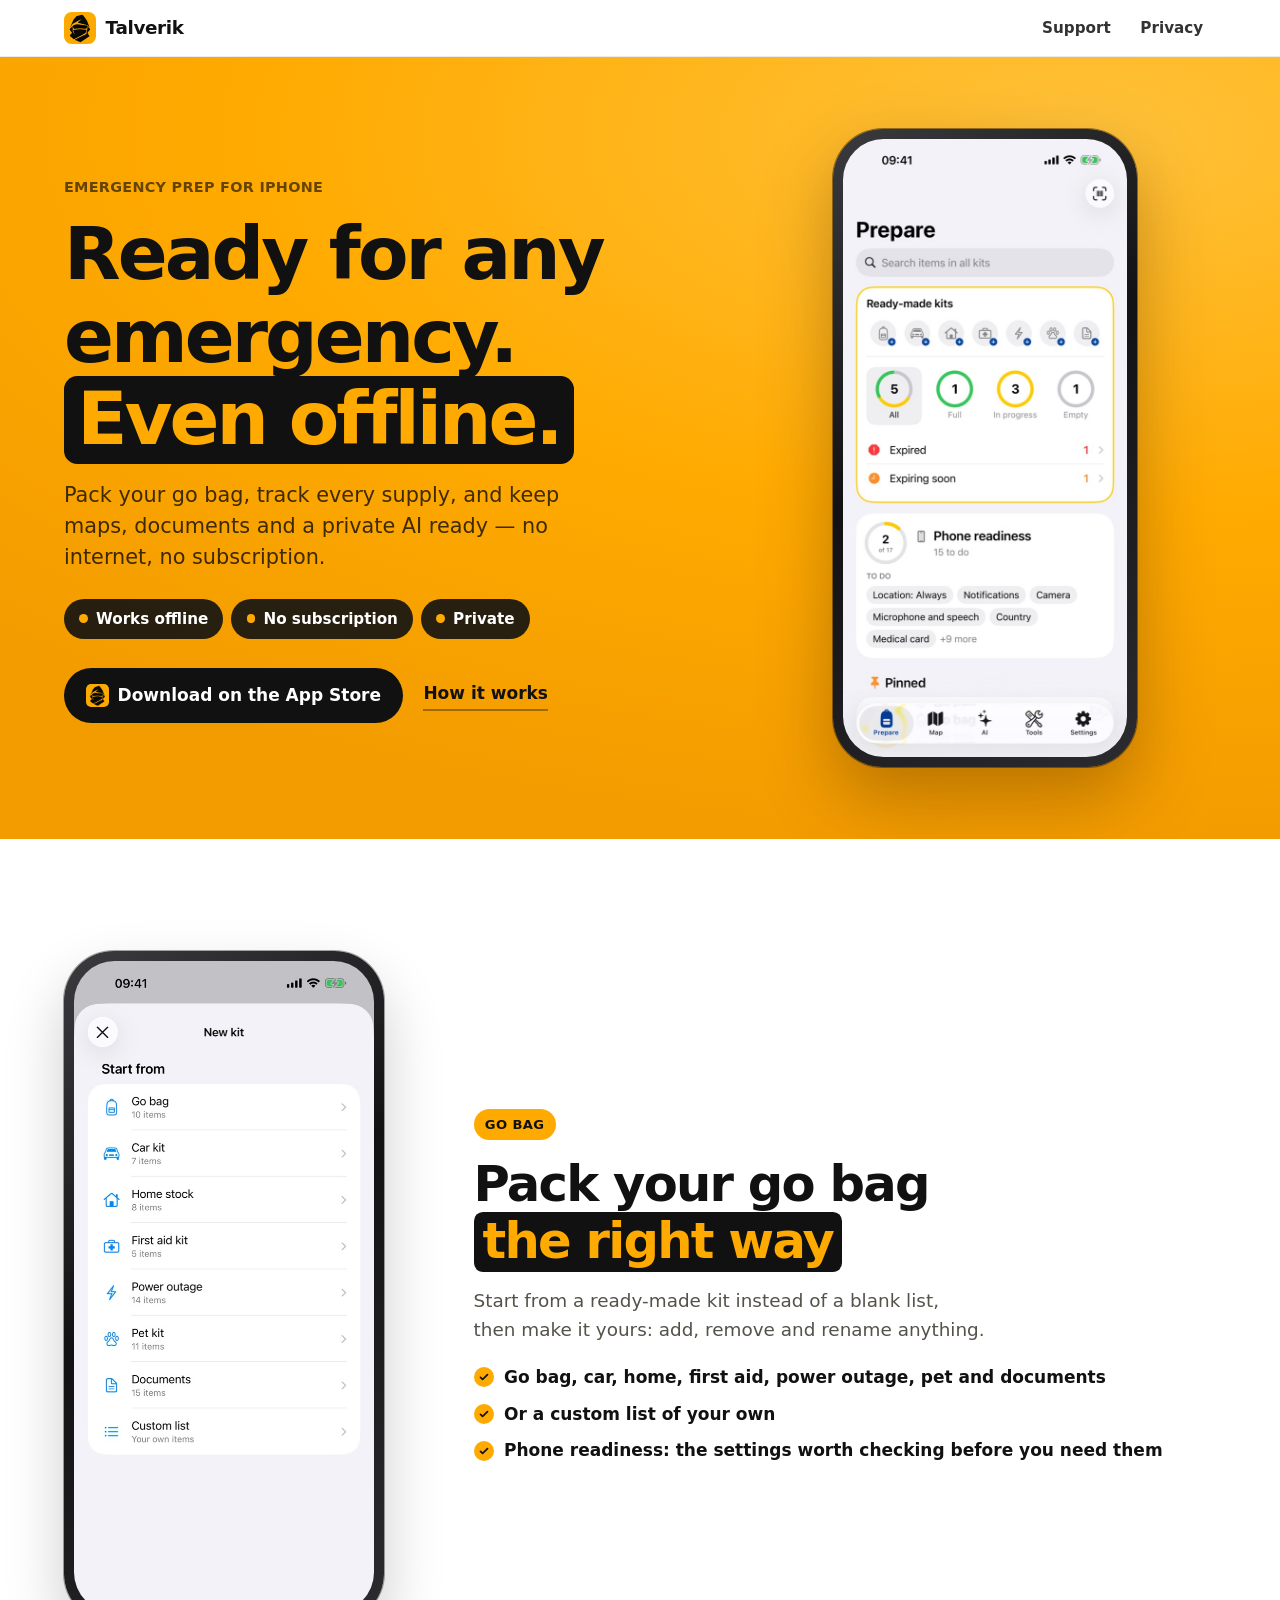
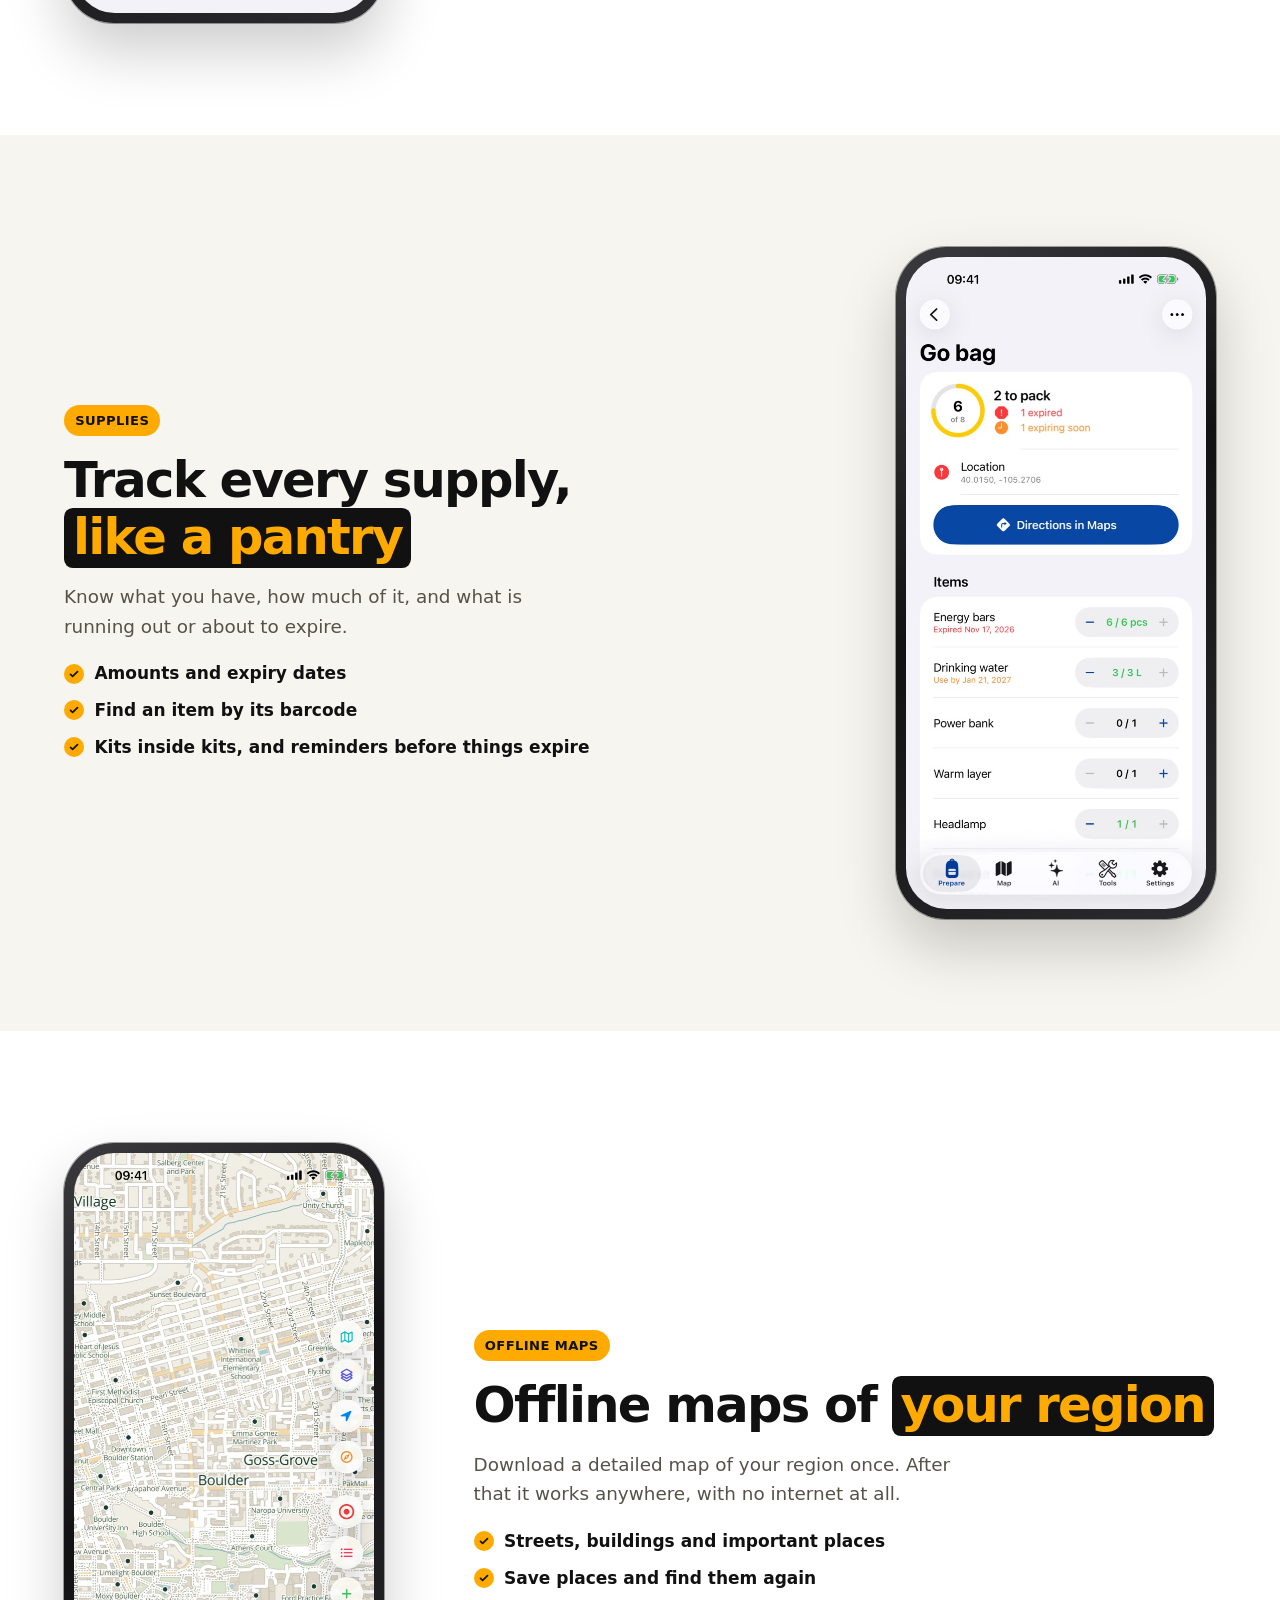
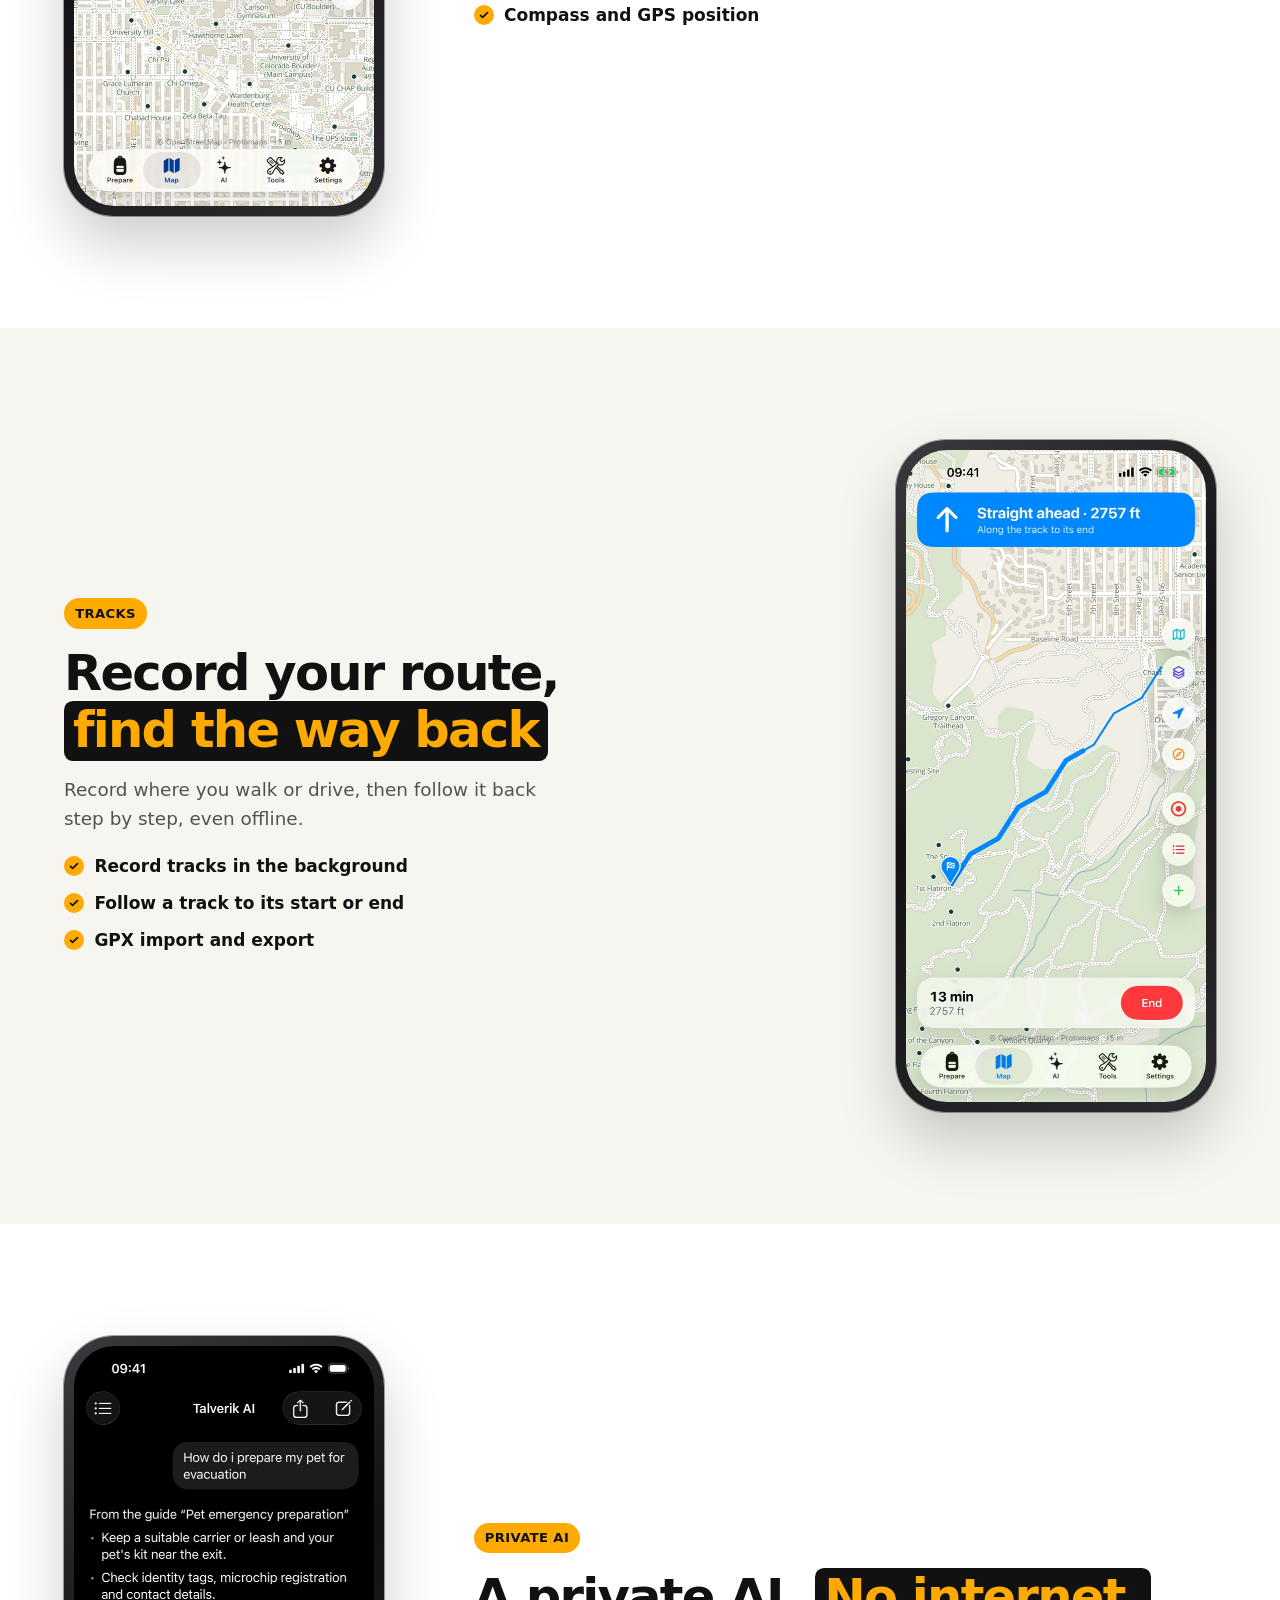
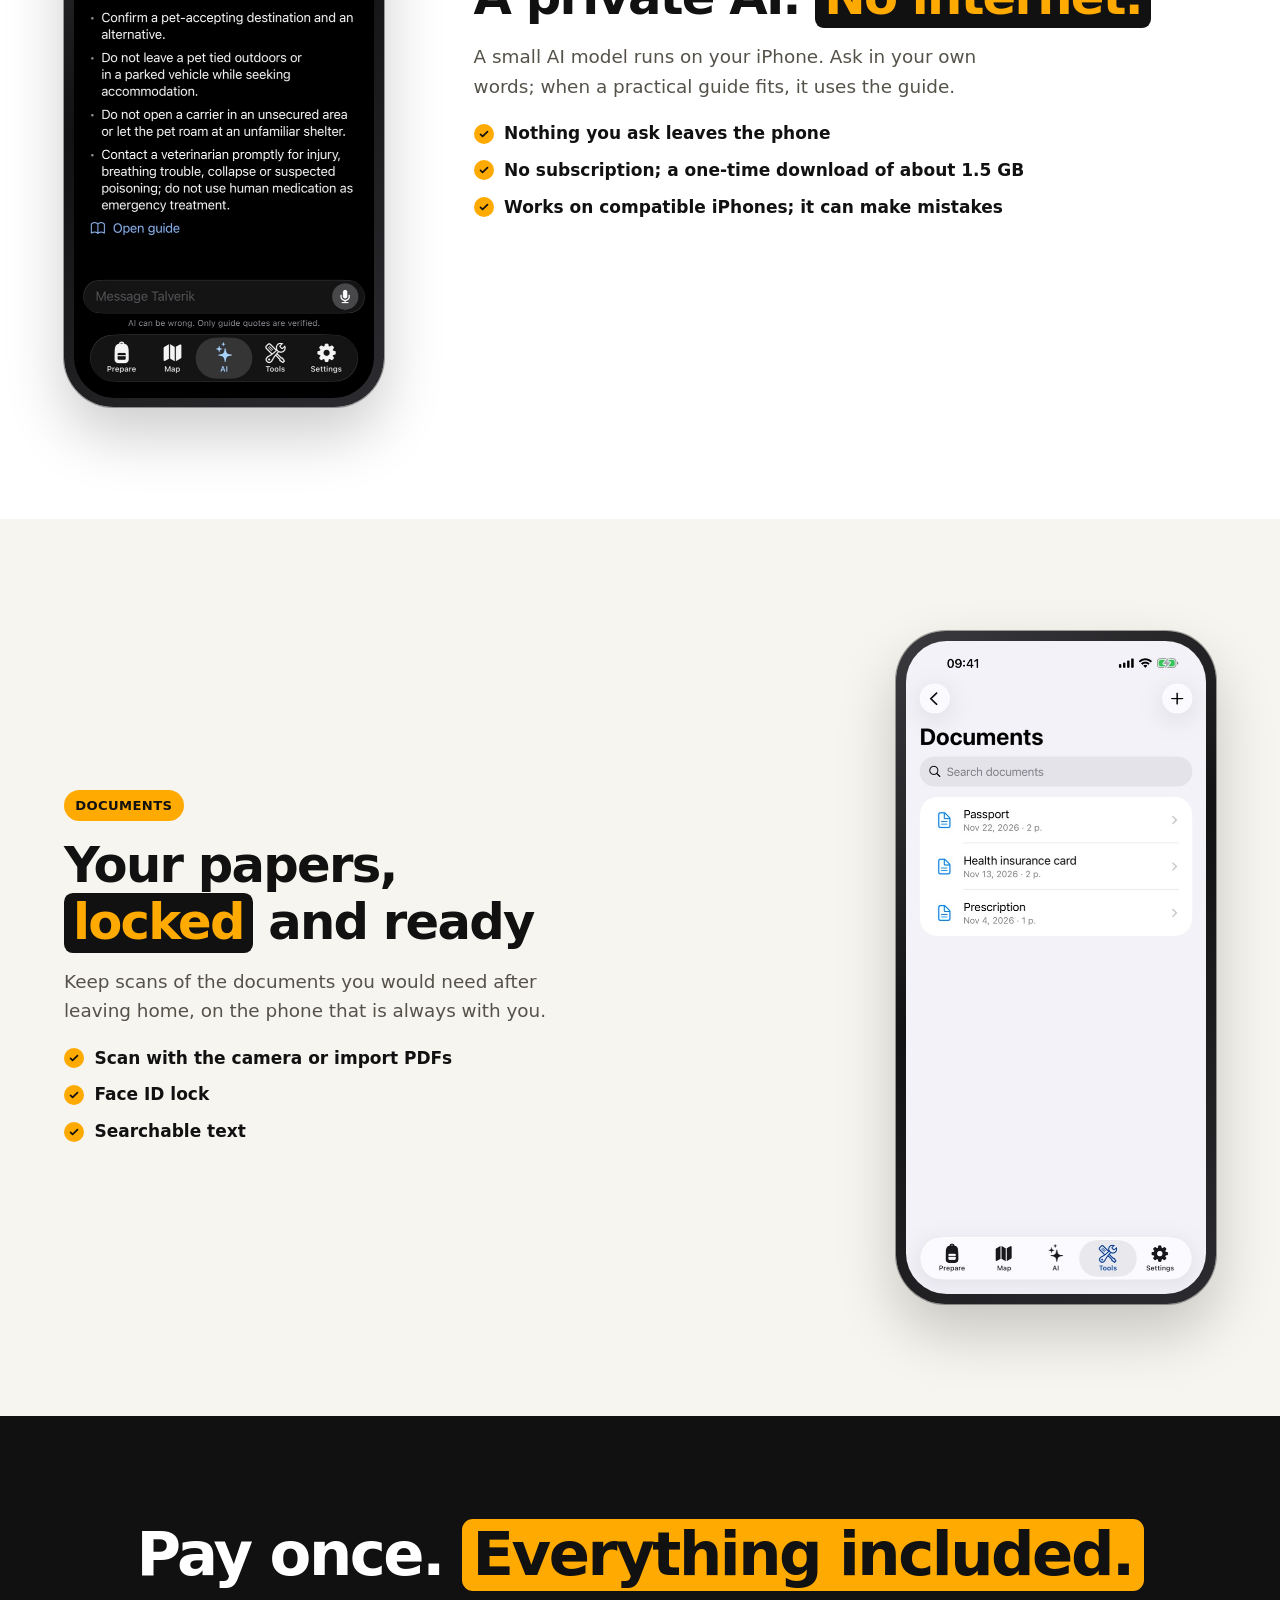
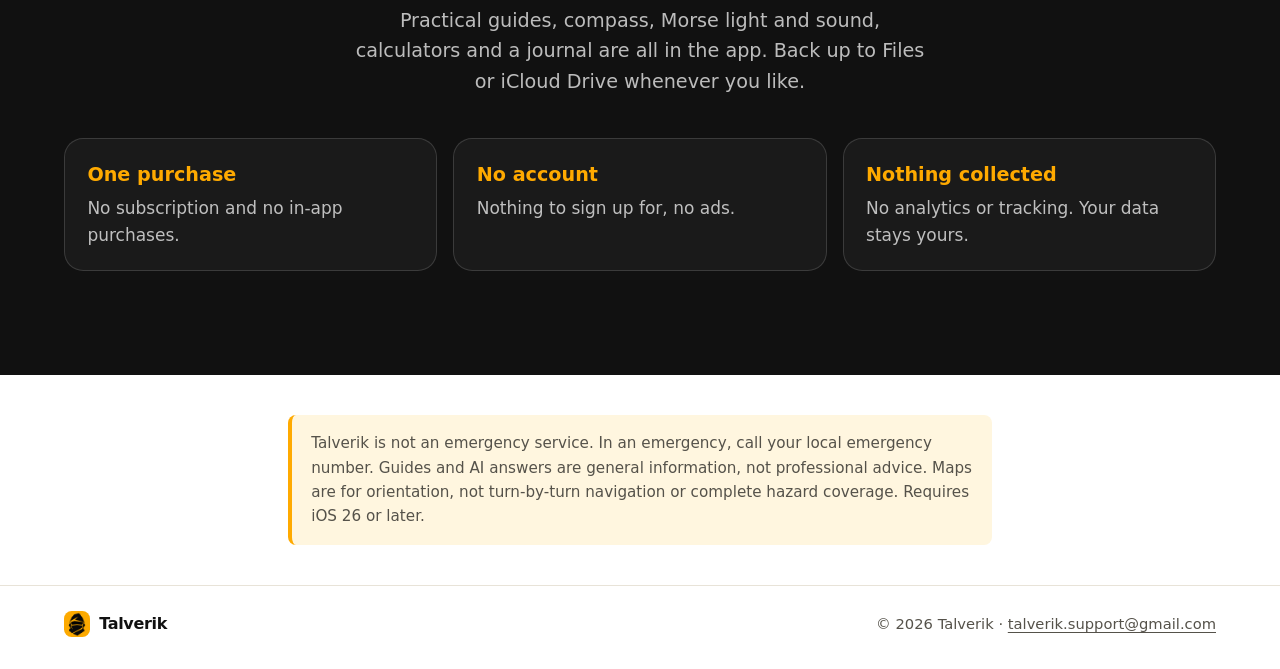
<file: index.html>
<!doctype html>
<html lang="en">
<head>
<meta charset="utf-8">
<meta name="viewport" content="width=device-width, initial-scale=1">
<meta name="referrer" content="no-referrer">
<meta name="description" content="Talverik: ready for any emergency, even offline. Go bag and supply tracking, offline maps and tracks, documents, practical guides and a private AI on your iPhone. One purchase, no subscription, nothing collected.">
<meta name="theme-color" content="#ffffff">
<title>Talverik — Ready for any emergency. Even offline.</title>
<link rel="stylesheet" href="style.css?v=d6f14fc9">
<link rel="icon" href="img/logo.png">
<link rel="apple-touch-icon" href="img/apple-touch-icon.png">
</head>
<body>
<a class="skip" href="#main">Skip to content</a>
<header class="site-header"><div class="wrap bar"><a class="brand" href="index.html"><img src="img/logo.png" alt="" width="32" height="32">Talverik</a><nav aria-label="Main navigation"><a href="support.html">Support</a><a href="privacy.html">Privacy</a></nav></div></header>
<main id="main">
<section class="hero"><div class="wrap hero-grid">
<div class="hero-text">
<p class="eyebrow">Emergency prep for iPhone</p>
<h1>Ready for any emergency. <em>Even offline.</em></h1>
<p class="lead">Pack your go bag, track every supply, and keep maps, documents and a private AI ready — no internet, no subscription.</p>
<ul class="chips"><li>Works offline</li><li>No subscription</li><li>Private</li></ul>
<div class="cta"><a class="button" href="https://apps.apple.com/app/id6835880989"><img src="img/logo.png" alt="" width="22" height="22">Download on the App Store</a><a class="link" href="support.html">How it works</a></div>
</div>
<div class="hero-phone"><div class="device"><img src="img/screen-prepare.jpg" alt="The Prepare screen in Talverik with kits and phone readiness" width="598" height="1300"></div></div>
</div></section>
<section class="feature"><div class="wrap feature-grid">
<div class="device"><img src="img/screen-newkit.jpg" alt="Ready-made kits in Talverik: go bag, car kit, home stock, first aid kit and more" loading="lazy" width="598" height="1300"></div>
<div><span class="tag">Go bag</span><h2>Pack your go bag <em>the right way</em></h2><p>Start from a ready-made kit instead of a blank list, then make it yours: add, remove and rename anything.</p><ul class="points"><li>Go bag, car, home, first aid, power outage, pet and documents</li><li>Or a custom list of your own</li><li>Phone readiness: the settings worth checking before you need them</li></ul></div>
</div></section>
<section class="feature"><div class="wrap feature-grid">
<div class="device"><img src="img/screen-kit.jpg" alt="A go bag in Talverik with items, amounts and expiry dates" loading="lazy" width="598" height="1300"></div>
<div><span class="tag">Supplies</span><h2>Track every supply, <em>like a pantry</em></h2><p>Know what you have, how much of it, and what is running out or about to expire.</p><ul class="points"><li>Amounts and expiry dates</li><li>Find an item by its barcode</li><li>Kits inside kits, and reminders before things expire</li></ul></div>
</div></section>
<section class="feature"><div class="wrap feature-grid">
<div class="device"><img src="img/screen-map.jpg" alt="A detailed offline map in Talverik" loading="lazy" width="598" height="1300"></div>
<div><span class="tag">Offline maps</span><h2>Offline maps of <em>your region</em></h2><p>Download a detailed map of your region once. After that it works anywhere, with no internet at all.</p><ul class="points"><li>Streets, buildings and important places</li><li>Save places and find them again</li><li>Compass and GPS position</li></ul></div>
</div></section>
<section class="feature"><div class="wrap feature-grid">
<div class="device"><img src="img/screen-track.jpg" alt="Following a recorded track back in Talverik" loading="lazy" width="598" height="1300"></div>
<div><span class="tag">Tracks</span><h2>Record your route, <em>find the way back</em></h2><p>Record where you walk or drive, then follow it back step by step, even offline.</p><ul class="points"><li>Record tracks in the background</li><li>Follow a track to its start or end</li><li>GPX import and export</li></ul></div>
</div></section>
<section class="feature"><div class="wrap feature-grid">
<div class="device"><img src="img/screen-ai.jpg" alt="Talverik AI answering a question about pets and evacuation" loading="lazy" width="598" height="1300"></div>
<div><span class="tag">Private AI</span><h2>A private AI. <em>No internet.</em></h2><p>A small AI model runs on your iPhone. Ask in your own words; when a practical guide fits, it uses the guide.</p><ul class="points"><li>Nothing you ask leaves the phone</li><li>No subscription; a one-time download of about 1.5 GB</li><li>Works on compatible iPhones; it can make mistakes</li></ul></div>
</div></section>
<section class="feature"><div class="wrap feature-grid">
<div class="device"><img src="img/screen-docs.jpg" alt="Documents in Talverik: passport, health insurance card and prescription" loading="lazy" width="598" height="1300"></div>
<div><span class="tag">Documents</span><h2>Your papers, <em>locked</em> and ready</h2><p>Keep scans of the documents you would need after leaving home, on the phone that is always with you.</p><ul class="points"><li>Scan with the camera or import PDFs</li><li>Face ID lock</li><li>Searchable text</li></ul></div>
</div></section>
<section class="pay"><div class="wrap">
<h2>Pay once. <em>Everything included.</em></h2>
<p>Practical guides, compass, Morse light and sound, calculators and a journal are all in the app. Back up to Files or iCloud Drive whenever you like.</p>
<div class="facts">
<div class="fact"><strong>One purchase</strong><span>No subscription and no in-app purchases.</span></div>
<div class="fact"><strong>No account</strong><span>Nothing to sign up for, no ads.</span></div>
<div class="fact"><strong>Nothing collected</strong><span>No analytics or tracking. Your data stays yours.</span></div>
</div></div></section>
<section class="notice-band"><div class="text"><p class="notice">Talverik is not an emergency service. In an emergency, call your local emergency number. Guides and AI answers are general information, not professional advice. Maps are for orientation, not turn-by-turn navigation or complete hazard coverage. Requires iOS 26 or later.</p></div></section>
</main>
<footer><div class="wrap"><a class="brand" href="index.html"><img src="img/logo.png" alt="" width="26" height="26">Talverik</a><p>© 2026 Talverik · <a href="mailto:talverik.support@gmail.com">talverik.support@gmail.com</a></p></div></footer>
</body>
</html>
</file>
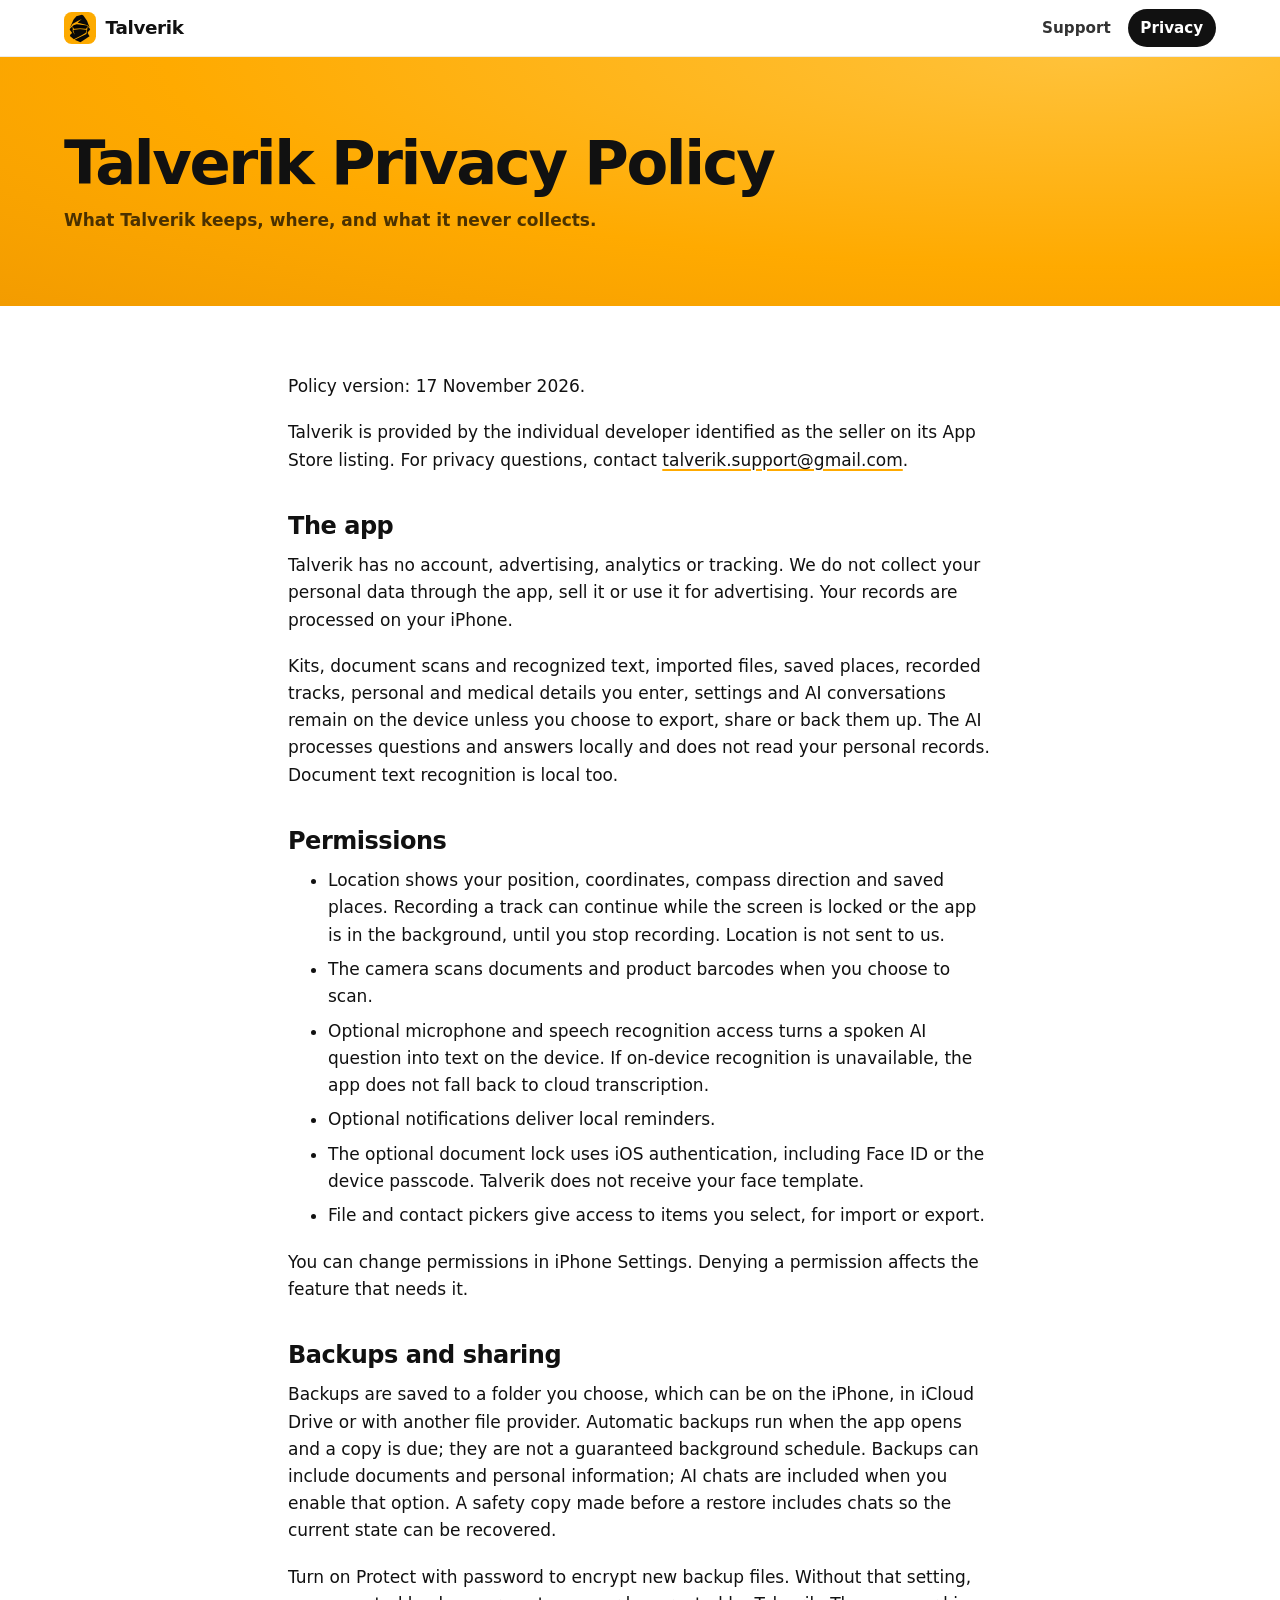
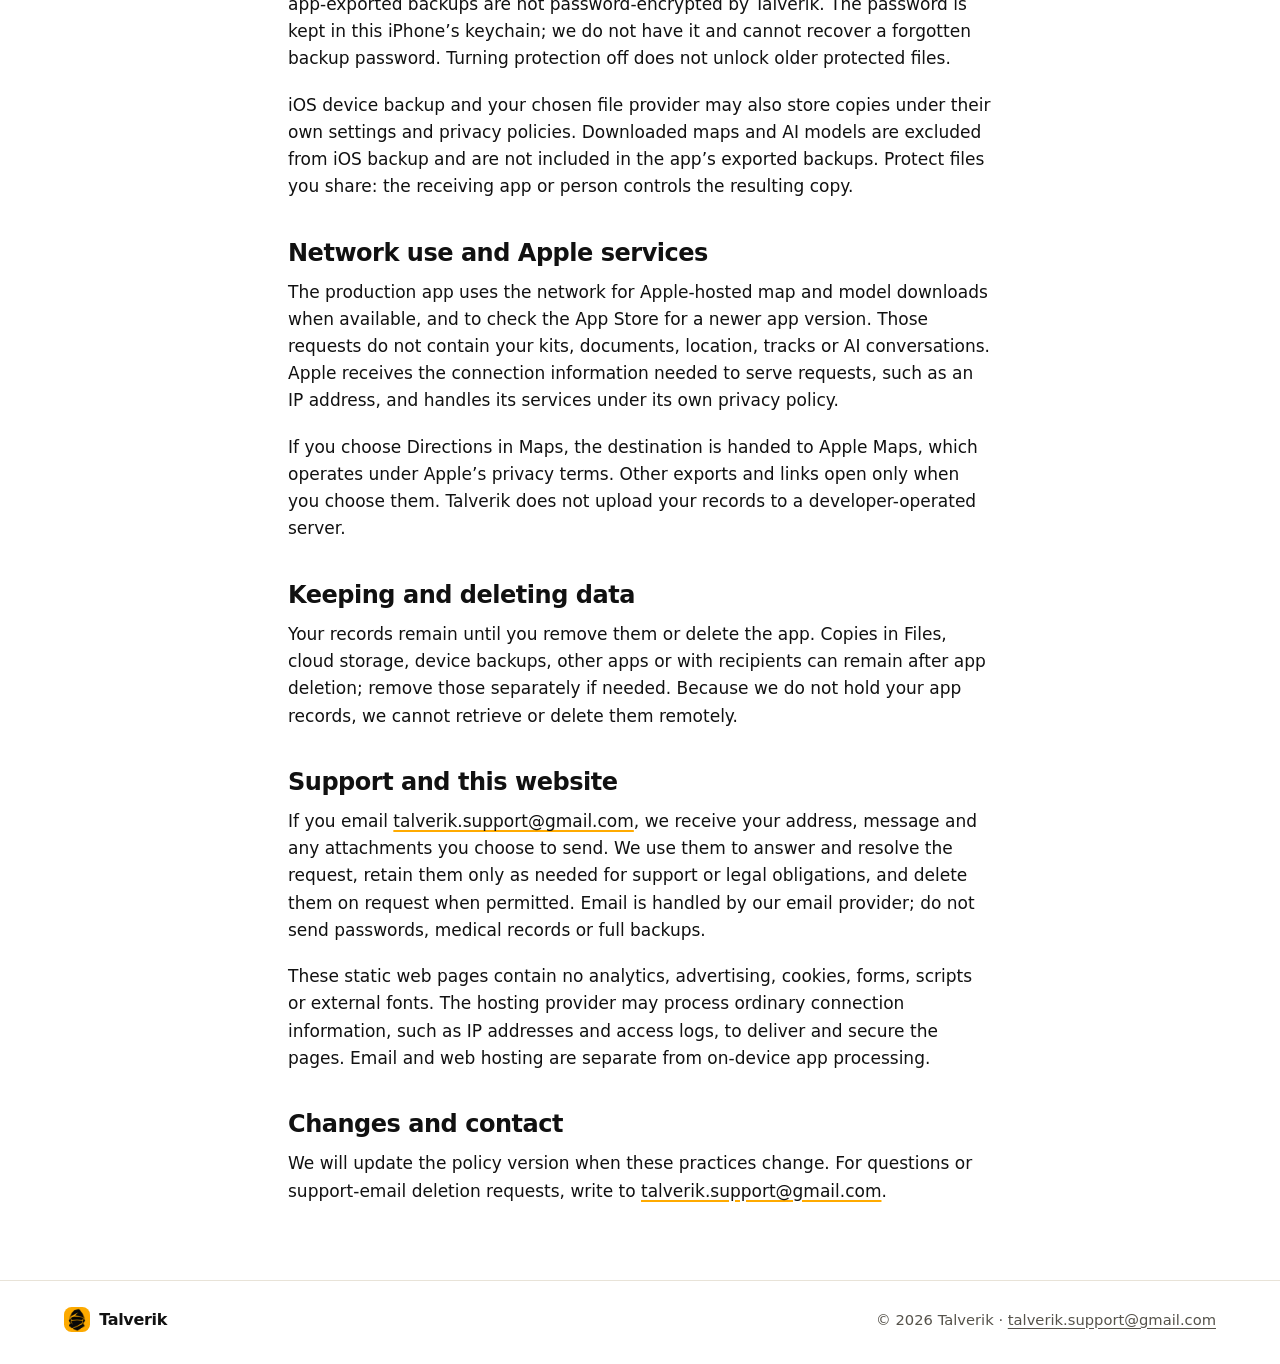
<file: privacy.html>
<!doctype html>
<html lang="en">
<head>
<meta charset="utf-8">
<meta name="viewport" content="width=device-width, initial-scale=1">
<meta name="referrer" content="no-referrer">
<meta name="description" content="How Talverik handles on-device records, permissions, backups, Apple services and support email.">
<meta name="theme-color" content="#ffffff">
<title>Privacy — Talverik</title>
<link rel="stylesheet" href="style.css?v=d6f14fc9">
<link rel="icon" href="img/logo.png">
<link rel="apple-touch-icon" href="img/apple-touch-icon.png">
</head>
<body>
<a class="skip" href="#main">Skip to content</a>
<header class="site-header"><div class="wrap bar"><a class="brand" href="index.html"><img src="img/logo.png" alt="" width="32" height="32">Talverik</a><nav aria-label="Main navigation"><a href="support.html">Support</a><a href="privacy.html" aria-current="page">Privacy</a></nav></div></header>
<div class="page-head"><div class="wrap"><h1>Talverik Privacy Policy</h1><p>What Talverik keeps, where, and what it never collects.</p></div></div>
<main id="main" class="text">
<p>Policy version: 17 November 2026.</p>
<p>Talverik is provided by the individual developer identified as the seller on its App Store listing. For privacy questions, contact <a href="mailto:talverik.support@gmail.com">talverik.support@gmail.com</a>.</p>
<h2>The app</h2>
<p>Talverik has no account, advertising, analytics or tracking. We do not collect your personal data through the app, sell it or use it for advertising. Your records are processed on your iPhone.</p>
<p>Kits, document scans and recognized text, imported files, saved places, recorded tracks, personal and medical details you enter, settings and AI conversations remain on the device unless you choose to export, share or back them up. The AI processes questions and answers locally and does not read your personal records. Document text recognition is local too.</p>
<h2>Permissions</h2>
<ul><li>Location shows your position, coordinates, compass direction and saved places. Recording a track can continue while the screen is locked or the app is in the background, until you stop recording. Location is not sent to us.</li><li>The camera scans documents and product barcodes when you choose to scan.</li><li>Optional microphone and speech recognition access turns a spoken AI question into text on the device. If on-device recognition is unavailable, the app does not fall back to cloud transcription.</li><li>Optional notifications deliver local reminders.</li><li>The optional document lock uses iOS authentication, including Face ID or the device passcode. Talverik does not receive your face template.</li><li>File and contact pickers give access to items you select, for import or export.</li></ul>
<p>You can change permissions in iPhone Settings. Denying a permission affects the feature that needs it.</p>
<h2>Backups and sharing</h2>
<p>Backups are saved to a folder you choose, which can be on the iPhone, in iCloud Drive or with another file provider. Automatic backups run when the app opens and a copy is due; they are not a guaranteed background schedule. Backups can include documents and personal information; AI chats are included when you enable that option. A safety copy made before a restore includes chats so the current state can be recovered.</p>
<p>Turn on Protect with password to encrypt new backup files. Without that setting, app-exported backups are not password-encrypted by Talverik. The password is kept in this iPhone’s keychain; we do not have it and cannot recover a forgotten backup password. Turning protection off does not unlock older protected files.</p>
<p>iOS device backup and your chosen file provider may also store copies under their own settings and privacy policies. Downloaded maps and AI models are excluded from iOS backup and are not included in the app’s exported backups. Protect files you share: the receiving app or person controls the resulting copy.</p>
<h2>Network use and Apple services</h2>
<p>The production app uses the network for Apple-hosted map and model downloads when available, and to check the App Store for a newer app version. Those requests do not contain your kits, documents, location, tracks or AI conversations. Apple receives the connection information needed to serve requests, such as an IP address, and handles its services under its own privacy policy.</p>
<p>If you choose Directions in Maps, the destination is handed to Apple Maps, which operates under Apple’s privacy terms. Other exports and links open only when you choose them. Talverik does not upload your records to a developer-operated server.</p>
<h2>Keeping and deleting data</h2>
<p>Your records remain until you remove them or delete the app. Copies in Files, cloud storage, device backups, other apps or with recipients can remain after app deletion; remove those separately if needed. Because we do not hold your app records, we cannot retrieve or delete them remotely.</p>
<h2>Support and this website</h2>
<p>If you email <a href="mailto:talverik.support@gmail.com">talverik.support@gmail.com</a>, we receive your address, message and any attachments you choose to send. We use them to answer and resolve the request, retain them only as needed for support or legal obligations, and delete them on request when permitted. Email is handled by our email provider; do not send passwords, medical records or full backups.</p>
<p>These static web pages contain no analytics, advertising, cookies, forms, scripts or external fonts. The hosting provider may process ordinary connection information, such as IP addresses and access logs, to deliver and secure the pages. Email and web hosting are separate from on-device app processing.</p>
<h2>Changes and contact</h2>
<p>We will update the policy version when these practices change. For questions or support-email deletion requests, write to <a href="mailto:talverik.support@gmail.com">talverik.support@gmail.com</a>.</p>
</main>
<footer><div class="wrap"><a class="brand" href="index.html"><img src="img/logo.png" alt="" width="26" height="26">Talverik</a><p>© 2026 Talverik · <a href="mailto:talverik.support@gmail.com">talverik.support@gmail.com</a></p></div></footer>
</body>
</html>
</file>
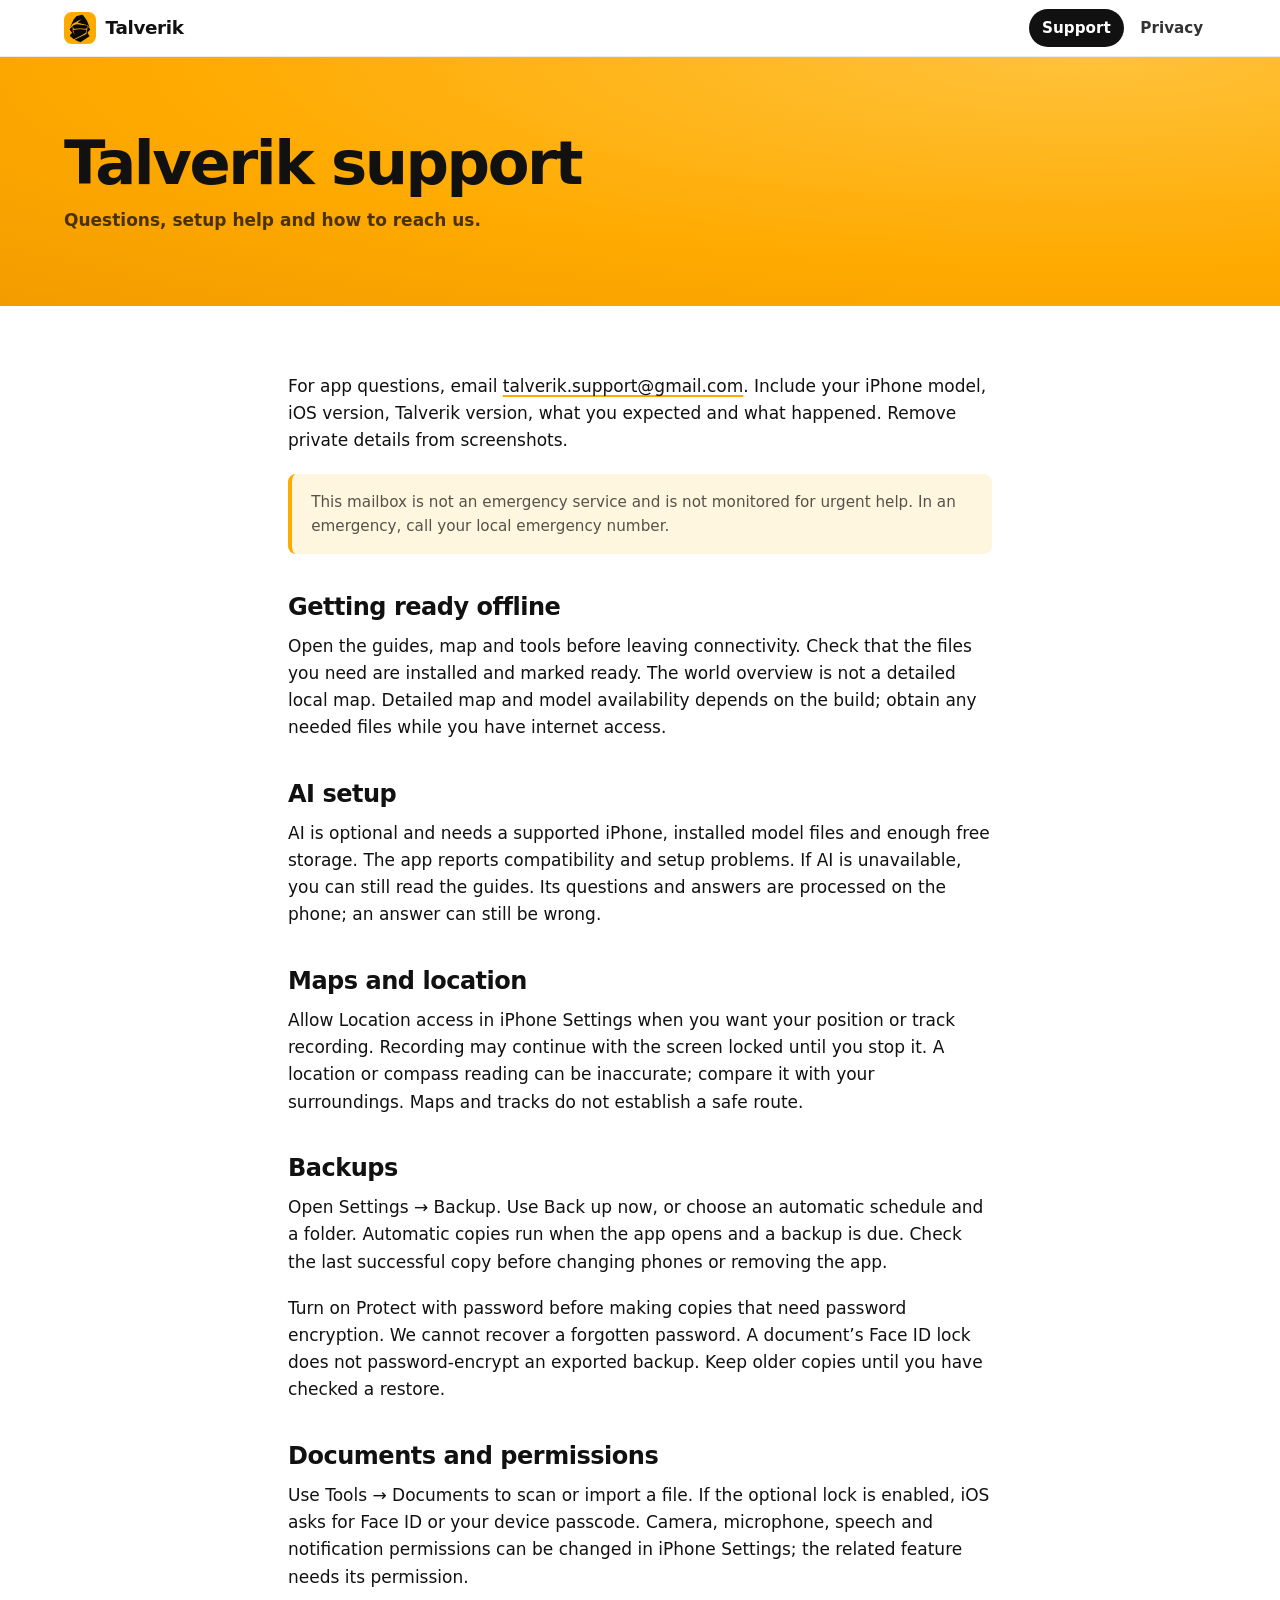
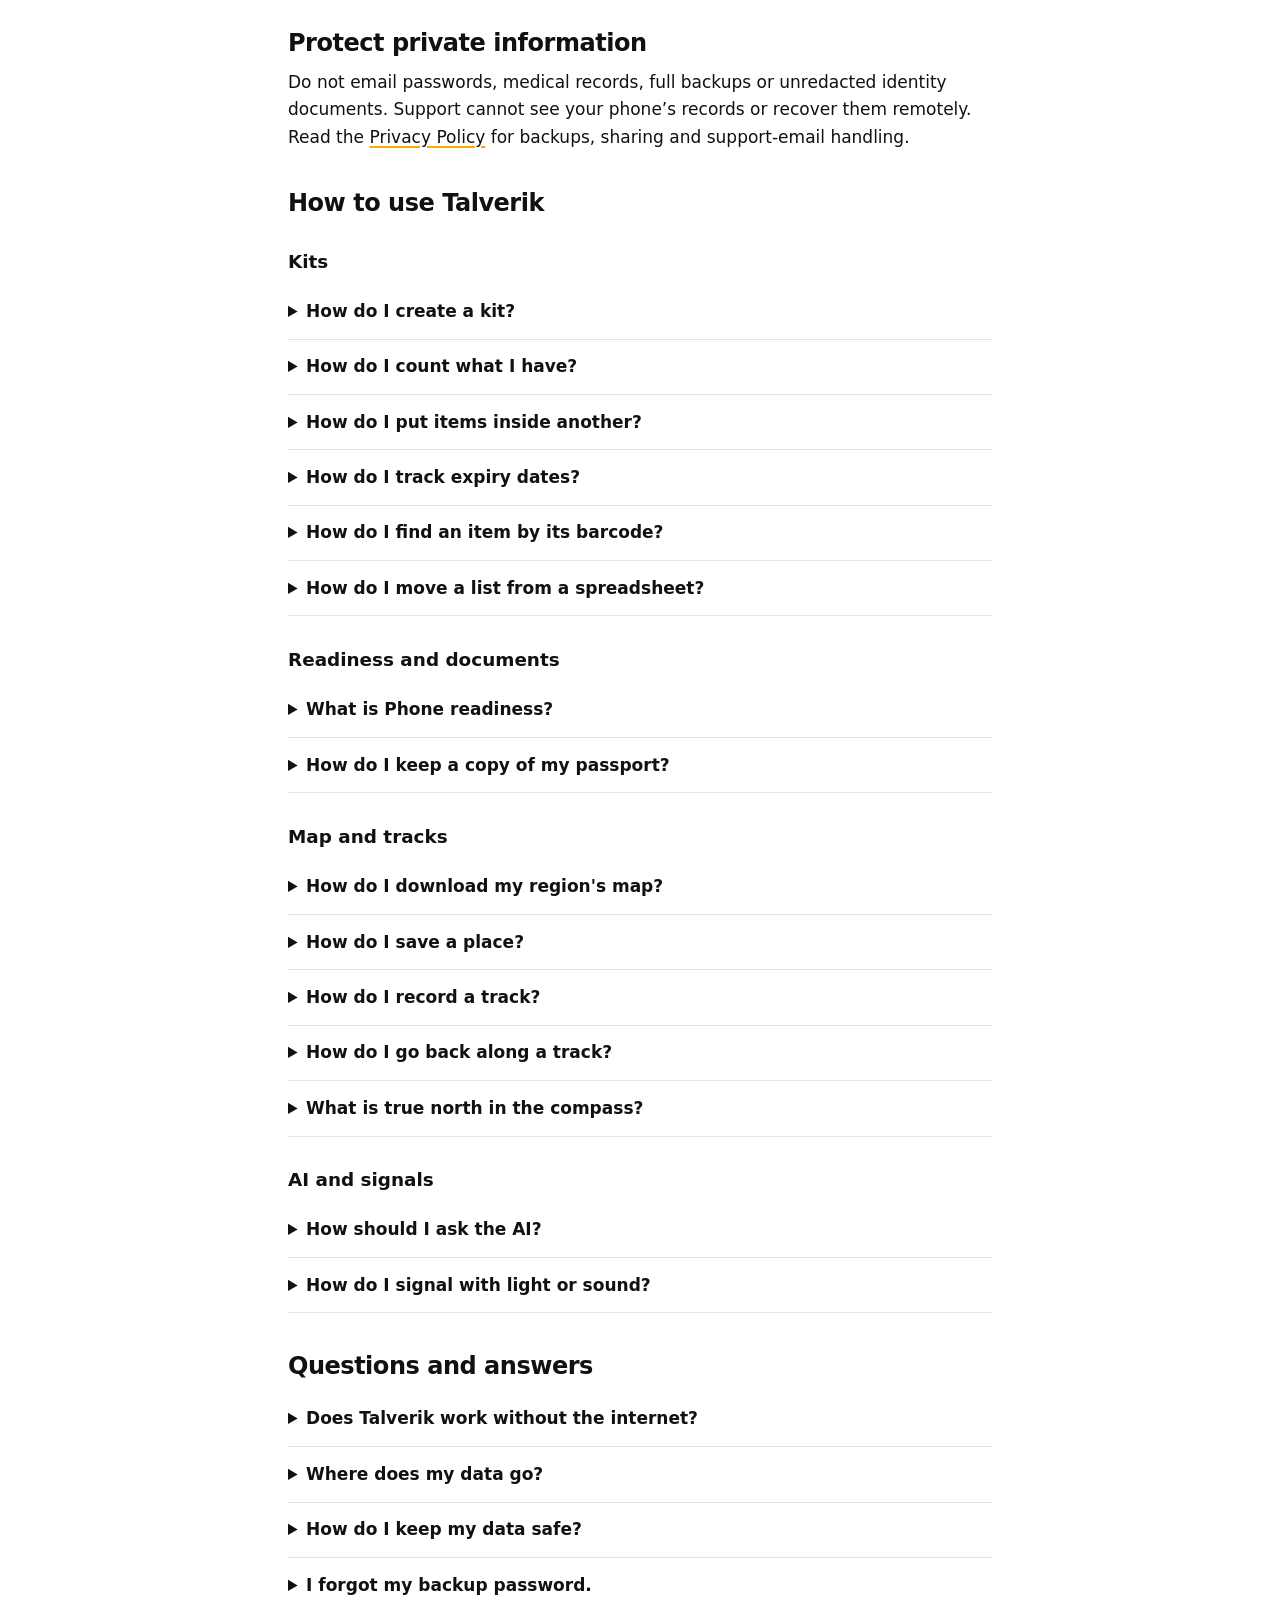
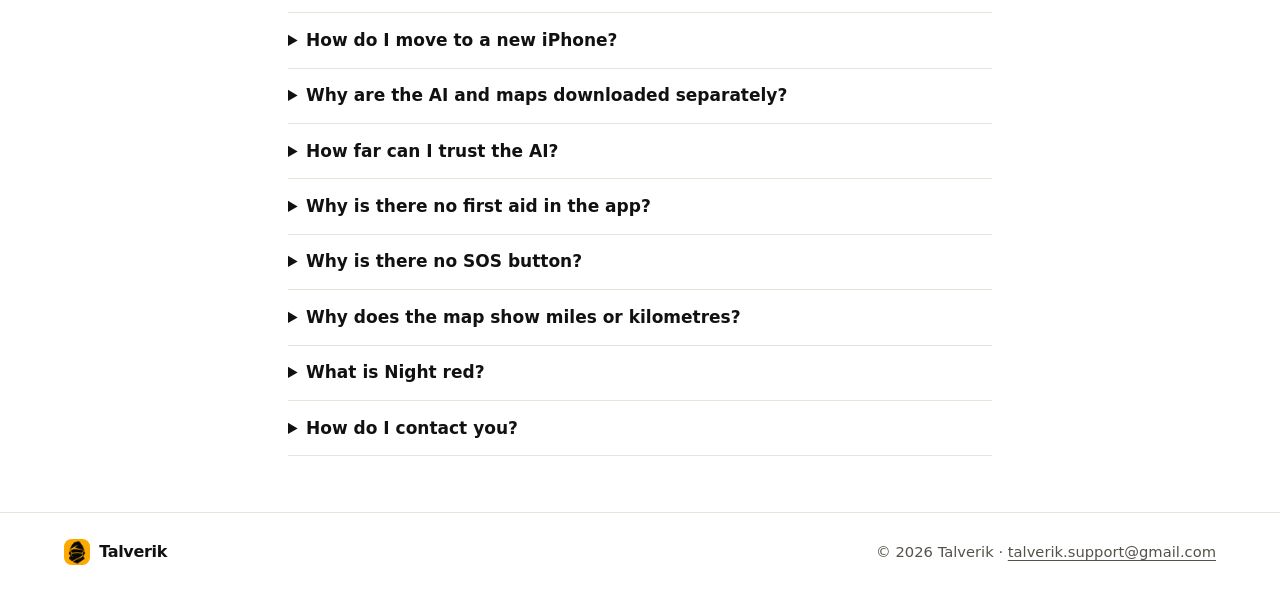
<file: support.html>
<!doctype html>
<html lang="en">
<head>
<meta charset="utf-8">
<meta name="viewport" content="width=device-width, initial-scale=1">
<meta name="referrer" content="no-referrer">
<meta name="description" content="Contact Talverik support and find help with offline setup, maps, AI, documents and backups.">
<meta name="theme-color" content="#ffffff">
<title>Support — Talverik</title>
<link rel="stylesheet" href="style.css?v=d6f14fc9">
<link rel="icon" href="img/logo.png">
<link rel="apple-touch-icon" href="img/apple-touch-icon.png">
</head>
<body>
<a class="skip" href="#main">Skip to content</a>
<header class="site-header"><div class="wrap bar"><a class="brand" href="index.html"><img src="img/logo.png" alt="" width="32" height="32">Talverik</a><nav aria-label="Main navigation"><a href="support.html" aria-current="page">Support</a><a href="privacy.html">Privacy</a></nav></div></header>
<div class="page-head"><div class="wrap"><h1>Talverik support</h1><p>Questions, setup help and how to reach us.</p></div></div>
<main id="main" class="text">
<p>For app questions, email <a href="mailto:talverik.support@gmail.com">talverik.support@gmail.com</a>. Include your iPhone model, iOS version, Talverik version, what you expected and what happened. Remove private details from screenshots.</p>
<p class="notice">This mailbox is not an emergency service and is not monitored for urgent help. In an emergency, call your local emergency number.</p>
<h2>Getting ready offline</h2>
<p>Open the guides, map and tools before leaving connectivity. Check that the files you need are installed and marked ready. The world overview is not a detailed local map. Detailed map and model availability depends on the build; obtain any needed files while you have internet access.</p>
<h2>AI setup</h2>
<p>AI is optional and needs a supported iPhone, installed model files and enough free storage. The app reports compatibility and setup problems. If AI is unavailable, you can still read the guides. Its questions and answers are processed on the phone; an answer can still be wrong.</p>
<h2>Maps and location</h2>
<p>Allow Location access in iPhone Settings when you want your position or track recording. Recording may continue with the screen locked until you stop it. A location or compass reading can be inaccurate; compare it with your surroundings. Maps and tracks do not establish a safe route.</p>
<h2>Backups</h2>
<p>Open Settings → Backup. Use Back up now, or choose an automatic schedule and a folder. Automatic copies run when the app opens and a backup is due. Check the last successful copy before changing phones or removing the app.</p>
<p>Turn on Protect with password before making copies that need password encryption. We cannot recover a forgotten password. A document’s Face ID lock does not password-encrypt an exported backup. Keep older copies until you have checked a restore.</p>
<h2>Documents and permissions</h2>
<p>Use Tools → Documents to scan or import a file. If the optional lock is enabled, iOS asks for Face ID or your device passcode. Camera, microphone, speech and notification permissions can be changed in iPhone Settings; the related feature needs its permission.</p>
<h2>Protect private information</h2>
<p>Do not email passwords, medical records, full backups or unredacted identity documents. Support cannot see your phone’s records or recover them remotely. Read the <a href="privacy.html">Privacy Policy</a> for backups, sharing and support-email handling.</p>
<h2>How to use Talverik</h2>
<h3>Kits</h3>
<details><summary>How do I create a kit?</summary><p>Prepare → Add kit, then choose a ready-made list (go bag, car, home…) or an empty one. You can change the items later.</p></details>
<details><summary>How do I count what I have?</summary><p>In a kit, tap − or + next to an item; hold it to count quickly. Tap the number to type it.</p></details>
<details><summary>How do I put items inside another?</summary><p>Swipe the item to the right and choose Add items inside — for example, a first aid kit inside a go bag.</p></details>
<details><summary>How do I track expiry dates?</summary><p>Open the item → Details → Expiry. Expiring items show in the kits overview; turn on reminders in Settings → Reminders.</p></details>
<details><summary>How do I find an item by its barcode?</summary><p>Prepare → the barcode button at the top, then point the camera at the package.</p></details>
<details><summary>How do I move a list from a spreadsheet?</summary><p>In a kit, ⋯ → Import table (CSV). Export table saves the list as a table.</p></details>
<h3>Readiness and documents</h3>
<details><summary>What is Phone readiness?</summary><p>A checklist of iPhone settings for emergencies: permissions, Emergency SOS, Medical ID, Find My and alerts. Tap a row to open that setting.</p></details>
<details><summary>How do I keep a copy of my passport?</summary><p>Tools → Documents → + → Scan document. Lock documents with Face ID in the same + menu.</p></details>
<h3>Map and tracks</h3>
<details><summary>How do I download my region&#x27;s map?</summary><p>Map → the maps button → Offline maps → your country → your region.</p></details>
<details><summary>How do I save a place?</summary><p>Touch and hold the map, then give the place a name and a category.</p></details>
<details><summary>How do I record a track?</summary><p>Map → Record track. It keeps recording with the screen off; for reliability allow Location &quot;Always&quot; for Talverik.</p></details>
<details><summary>How do I go back along a track?</summary><p>Tracks → the track → Guide to the start of the track. An arrow and the distance appear at the top of the map.</p></details>
<details><summary>What is true north in the compass?</summary><p>With Location allowed, the compass corrects for the difference between magnetic and geographic north.</p></details>
<h3>AI and signals</h3>
<details><summary>How should I ask the AI?</summary><p>Short and specific: &quot;How do I purify water?&quot;, &quot;What goes in a go bag?&quot;. You can also speak — tap the microphone.</p></details>
<details><summary>How do I signal with light or sound?</summary><p>Tools → Morse → Flashlight or Sound → the large button. It works while the screen is open.</p></details>
<h2>Questions and answers</h2>
<details><summary>Does Talverik work without the internet?</summary><p>Yes. Kits, guides, documents, the compass, tracks and downloaded maps work with no network. The internet is needed only to download your region&#x27;s map and the AI once, and to check for a new version.</p></details>
<details><summary>Where does my data go?</summary><p>Nowhere. Everything stays on your iPhone: no account, no analytics, no servers of ours. Data leaves the phone only when you send a backup or a document yourself.</p></details>
<details><summary>How do I keep my data safe?</summary><p>Turn on automatic backup in Settings → Backup and choose a folder in iCloud Drive, so copies survive losing the phone. You can protect backups with a password.</p></details>
<details><summary>I forgot my backup password.</summary><p>No one can recover it, including us. A protected backup cannot be opened without its password.</p></details>
<details><summary>How do I move to a new iPhone?</summary><p>Make a backup on the old iPhone, then choose Restore on the new one.</p></details>
<details><summary>Why are the AI and maps downloaded separately?</summary><p>They are large (the AI about 1.5 GB, a region&#x27;s map up to 1 GB), so you download only what you need, when you want.</p></details>
<details><summary>How far can I trust the AI?</summary><p>It is a small model running on the phone. Answers marked &quot;From the guide&quot; come from the guides; other answers are general and can be wrong. In danger, call your emergency number first.</p></details>
<details><summary>Why is there no first aid in the app?</summary><p>Version 1.0 leaves it out on purpose: inaccurate medical advice is dangerous. For medical questions the AI gives your emergency number. Take a first-aid course with the Red Cross or a local provider.</p></details>
<details><summary>Why is there no SOS button?</summary><p>Your iPhone&#x27;s built-in Emergency SOS is more reliable, and on newer models it works via satellite. The guide on preparing your iPhone shows how to set it up.</p></details>
<details><summary>Why does the map show miles or kilometres?</summary><p>It follows the country chosen in Talverik&#x27;s settings: the US uses miles and feet, the UK miles and yards, the others kilometres.</p></details>
<details><summary>What is Night red?</summary><p>A red screen for the dark that keeps your night vision. Turn it on with the moon button on the map or in the compass.</p></details>
<details><summary>How do I contact you?</summary><p>Write to talverik.support@gmail.com.</p></details>
</main>
<footer><div class="wrap"><a class="brand" href="index.html"><img src="img/logo.png" alt="" width="26" height="26">Talverik</a><p>© 2026 Talverik · <a href="mailto:talverik.support@gmail.com">talverik.support@gmail.com</a></p></div></footer>
</body>
</html>
</file>
<file: style.css>
/* Talverik site: the app icon's yellow and black, Apple-style product page. */
* { box-sizing: border-box; }
:root {
  color-scheme: light;
  --yellow: #ffaa00; --yellow-2: #ffc23a; --ink: #111111; --muted: #55524a;
  --bg: #ffffff; --soft: #f7f5ef; --line: #e8e3d8;
  --max: 72rem; --gutter: clamp(1rem, 4vw, 2rem);
}
html { scroll-behavior: smooth; -webkit-text-size-adjust: 100%; }
body { margin: 0; background: var(--bg); color: var(--ink); font: 1.0625rem/1.6 -apple-system, BlinkMacSystemFont, "SF Pro Text", "Segoe UI", system-ui, sans-serif; -webkit-font-smoothing: antialiased; overflow-wrap: anywhere; }
img { max-width: 100%; }
a { color: inherit; text-underline-offset: .2em; }
.wrap { width: min(100% - 2 * var(--gutter), var(--max)); margin-inline: auto; }
.text { width: min(100% - 2 * var(--gutter), 44rem); margin-inline: auto; }

/* Header: white bar, logo left, two links right */
.site-header { position: sticky; top: 0; z-index: 20; background: rgba(255,255,255,.9); backdrop-filter: saturate(180%) blur(16px); -webkit-backdrop-filter: saturate(180%) blur(16px); border-bottom: 1px solid rgba(0,0,0,.08); }
.bar { display: flex; align-items: center; justify-content: space-between; gap: 1rem; height: 3.5rem; }
.brand { display: inline-flex; align-items: center; gap: .6rem; text-decoration: none; font-weight: 750; font-size: 1.15rem; letter-spacing: -.02em; }
.brand img { width: 2rem; height: 2rem; border-radius: .48rem; }
nav { display: flex; gap: .25rem; }
nav a { text-decoration: none; font-weight: 550; font-size: .95rem; padding: .4rem .8rem; border-radius: 999px; color: #333; }
nav a:hover { background: rgba(0,0,0,.05); color: var(--ink); }
nav a[aria-current="page"] { background: var(--ink); color: #fff; }

/* Hero: text left, the whole iPhone right (owner: a cut-off phone looks broken) */
.hero { background: radial-gradient(120% 90% at 85% 10%, var(--yellow-2) 0%, var(--yellow) 55%, #f39c00 100%); overflow: hidden; }
.hero-grid { display: grid; grid-template-columns: 1.15fr .85fr; align-items: center; gap: clamp(1.5rem, 5vw, 4rem); padding-block: clamp(2.5rem, 6vw, 4.5rem); }
.hero-text { align-self: center; }
.eyebrow { display: inline-block; font-weight: 700; font-size: .9rem; letter-spacing: .02em; text-transform: uppercase; color: rgba(0,0,0,.6); margin: 0 0 .9rem; }
h1 { font-size: clamp(2.6rem, 6.4vw, 4.6rem); line-height: 1.12; letter-spacing: -.04em; font-weight: 820; margin: 0 0 1.2rem; text-wrap: balance; }
h1 em, h2 em { font-style: normal; background: var(--ink); color: var(--yellow); padding: 0 .18em .04em; border-radius: .18em; -webkit-box-decoration-break: clone; box-decoration-break: clone; }
.lead { font-size: clamp(1.1rem, 2.2vw, 1.3rem); line-height: 1.5; font-weight: 500; color: rgba(0,0,0,.75); margin: 0 0 1.6rem; max-width: 34rem; }
.chips { display: flex; flex-wrap: wrap; gap: .5rem; padding: 0; margin: 0 0 1.8rem; list-style: none; }
.chips li { background: rgba(17,17,17,.9); color: #fff; font-weight: 650; font-size: .95rem; padding: .5rem .95rem; border-radius: 999px; }
.chips li::before { content: ""; display: inline-block; width: .55rem; height: .55rem; border-radius: 50%; background: var(--yellow); margin-right: .5rem; vertical-align: .08em; }
.cta { display: flex; flex-wrap: wrap; gap: 1rem 1.25rem; align-items: center; }
.button { display: inline-flex; align-items: center; gap: .55rem; background: var(--ink); color: #fff; text-decoration: none; font-weight: 650; padding: .85rem 1.4rem; border-radius: 999px; }
.button img { width: 1.4rem; height: 1.4rem; border-radius: .32rem; }
.link { font-weight: 650; text-decoration: none; border-bottom: 2px solid rgba(0,0,0,.35); padding-bottom: .1rem; }
.link:hover { border-color: var(--ink); }
.hero-phone { justify-self: center; width: min(100%, 19rem); }

/* iPhone frame drawn in CSS around a real screenshot */
.device { position: relative; border-radius: 3.1rem; padding: .62rem; background: linear-gradient(145deg, #3b3b3f, #121214 45%, #2c2c30); box-shadow: 0 0 0 1px rgba(0,0,0,.4), 0 30px 70px rgba(70,35,0,.35); }
.device img { display: block; width: 100%; height: auto; border-radius: 2.55rem; background: #000; }

/* Features: a screen and its story, alternating; stacked on phones */
.feature { padding-block: clamp(3.5rem, 9vw, 7rem); }
.feature:nth-of-type(odd) { background: var(--soft); }
.feature-grid { display: grid; grid-template-columns: minmax(0, 20rem) minmax(0, 1fr); gap: clamp(2rem, 7vw, 6rem); align-items: center; }
.feature:nth-of-type(odd) .feature-grid { grid-template-columns: minmax(0, 1fr) minmax(0, 20rem); }
.feature:nth-of-type(odd) .device { order: 2; }
.feature .device { width: min(100%, 20rem); justify-self: center; box-shadow: 0 0 0 1px rgba(0,0,0,.35), 0 28px 60px rgba(0,0,0,.2); }
.tag { display: inline-block; background: var(--yellow); color: var(--ink); font-weight: 750; font-size: .82rem; letter-spacing: .03em; text-transform: uppercase; padding: .3rem .7rem; border-radius: 999px; margin-bottom: 1rem; }
.feature h2 { font-size: clamp(2rem, 4.6vw, 3.1rem); line-height: 1.15; letter-spacing: -.035em; font-weight: 800; margin: 0 0 1rem; text-wrap: balance; }
.feature p { font-size: 1.15rem; color: var(--muted); margin: 0 0 1.2rem; max-width: 32rem; }
.points { list-style: none; padding: 0; margin: 0; display: grid; gap: .6rem; }
.points li { position: relative; padding-left: 1.9rem; font-weight: 550; }
.points li::before { content: ""; position: absolute; left: 0; top: .2em; width: 1.25rem; height: 1.25rem; border-radius: 50%; background: var(--yellow) url("data:image/svg+xml,%3Csvg xmlns='http://www.w3.org/2000/svg' viewBox='0 0 20 20'%3E%3Cpath d='M5 10.5l3 3 7-7' fill='none' stroke='%23111' stroke-width='2.4' stroke-linecap='round' stroke-linejoin='round'/%3E%3C/svg%3E") center/70% no-repeat; }

/* Pay once */
.pay { background: var(--ink); color: #fff; text-align: center; padding-block: clamp(3.5rem, 9vw, 6.5rem); }
.pay h2 { font-size: clamp(2.2rem, 6vw, 3.8rem); line-height: 1.15; letter-spacing: -.04em; margin: 0 0 1rem; }
.pay h2 em { background: var(--yellow); color: var(--ink); }
.pay .wrap > p { color: rgba(255,255,255,.72); font-size: 1.2rem; max-width: 36rem; margin: 0 auto 2.5rem; }
.facts { display: grid; grid-template-columns: repeat(3, minmax(0, 1fr)); gap: 1rem; text-align: left; }
.fact { border: 1px solid rgba(255,255,255,.14); border-radius: 1.2rem; padding: 1.3rem 1.4rem; background: rgba(255,255,255,.04); }
.fact strong { display: block; color: var(--yellow); font-size: 1.2rem; margin-bottom: .3rem; }
.fact span { color: rgba(255,255,255,.72); }

.notice-band { padding-block: 2.5rem; }
.notice { font-size: .95rem; color: var(--muted); padding: 1rem 1.2rem; background: #fff6df; border-left: .3rem solid var(--yellow); border-radius: .5rem; margin: 0; }

/* Inner pages */
.page-head { background: radial-gradient(120% 140% at 85% 0%, var(--yellow-2) 0%, var(--yellow) 60%, #f39c00 100%); padding-block: clamp(2.5rem, 7vw, 4.5rem); }
.page-head h1 { font-size: clamp(2.3rem, 6vw, 3.8rem); margin: 0; }
.page-head p { margin: .6rem 0 0; font-weight: 550; color: rgba(0,0,0,.7); }
main.text { padding-block: clamp(2rem, 6vw, 3.5rem); }
main.text h2 { font-size: 1.5rem; line-height: 1.2; letter-spacing: -.02em; margin: 2.4rem 0 .7rem; }
main.text h3 { font-size: 1.15rem; margin: 1.8rem 0 .5rem; }
main.text p, main.text ul, main.text ol { margin: .7rem 0 1.2rem; }
main.text li { margin-block: .45rem; }
main.text a { color: var(--ink); text-decoration-color: var(--yellow); text-decoration-thickness: 2px; }
details { border-bottom: 1px solid var(--line); padding-block: .85rem; }
summary { cursor: pointer; font-weight: 650; }
details p { color: var(--muted); }

/* Footer: just the mark and the contact (the links are in the header) */
footer { border-top: 1px solid var(--line); color: var(--muted); font-size: .92rem; }
footer .wrap { display: flex; flex-wrap: wrap; gap: .6rem 1.5rem; align-items: center; justify-content: space-between; padding-block: 1.6rem 2rem; }
footer .brand { font-size: 1rem; color: var(--ink); }
footer .brand img { width: 1.6rem; height: 1.6rem; }
footer p { margin: 0; }

:focus-visible { outline: 3px solid var(--ink); outline-offset: 3px; border-radius: .3rem; }
.skip { position: absolute; top: -10rem; left: 1rem; padding: .5rem .8rem; background: #fff; z-index: 30; }
.skip:focus { top: .5rem; }

/* Tablets and phones */
@media (max-width: 56rem) {
  /* Tablets: text and a smaller iPhone side by side. */
  .hero-grid { grid-template-columns: 1.4fr .6fr; gap: 1.5rem; }
  .hero-phone { width: min(100%, 14rem); }
  .feature-grid { grid-template-columns: minmax(0, 14rem) minmax(0, 1fr); gap: 2rem; }
  .feature:nth-of-type(odd) .feature-grid { grid-template-columns: minmax(0, 1fr) minmax(0, 14rem); }
  .facts { grid-template-columns: 1fr; }
}
/* Phones: no room beside the headline; the iPhone sits below it, smaller. */
@media (max-width: 37.5rem) {
  .hero-grid { grid-template-columns: 1fr; text-align: center; }
  .lead { margin-inline: auto; }
  .chips, .cta { justify-content: center; }
  .hero-phone { width: min(58%, 13rem); }
  .feature-grid, .feature:nth-of-type(odd) .feature-grid { grid-template-columns: 1fr; text-align: center; }
  .feature:nth-of-type(odd) .device { order: 0; }
  .feature .device { width: min(58%, 13rem); }
  .feature p { margin-inline: auto; }
  .points { width: fit-content; margin-inline: auto; text-align: left; }
}
@media (max-width: 26rem) {
  nav a { padding: .4rem .6rem; }
  .device { border-radius: 2.4rem; padding: .48rem; }
  .device img { border-radius: 2rem; }
}
</file>
